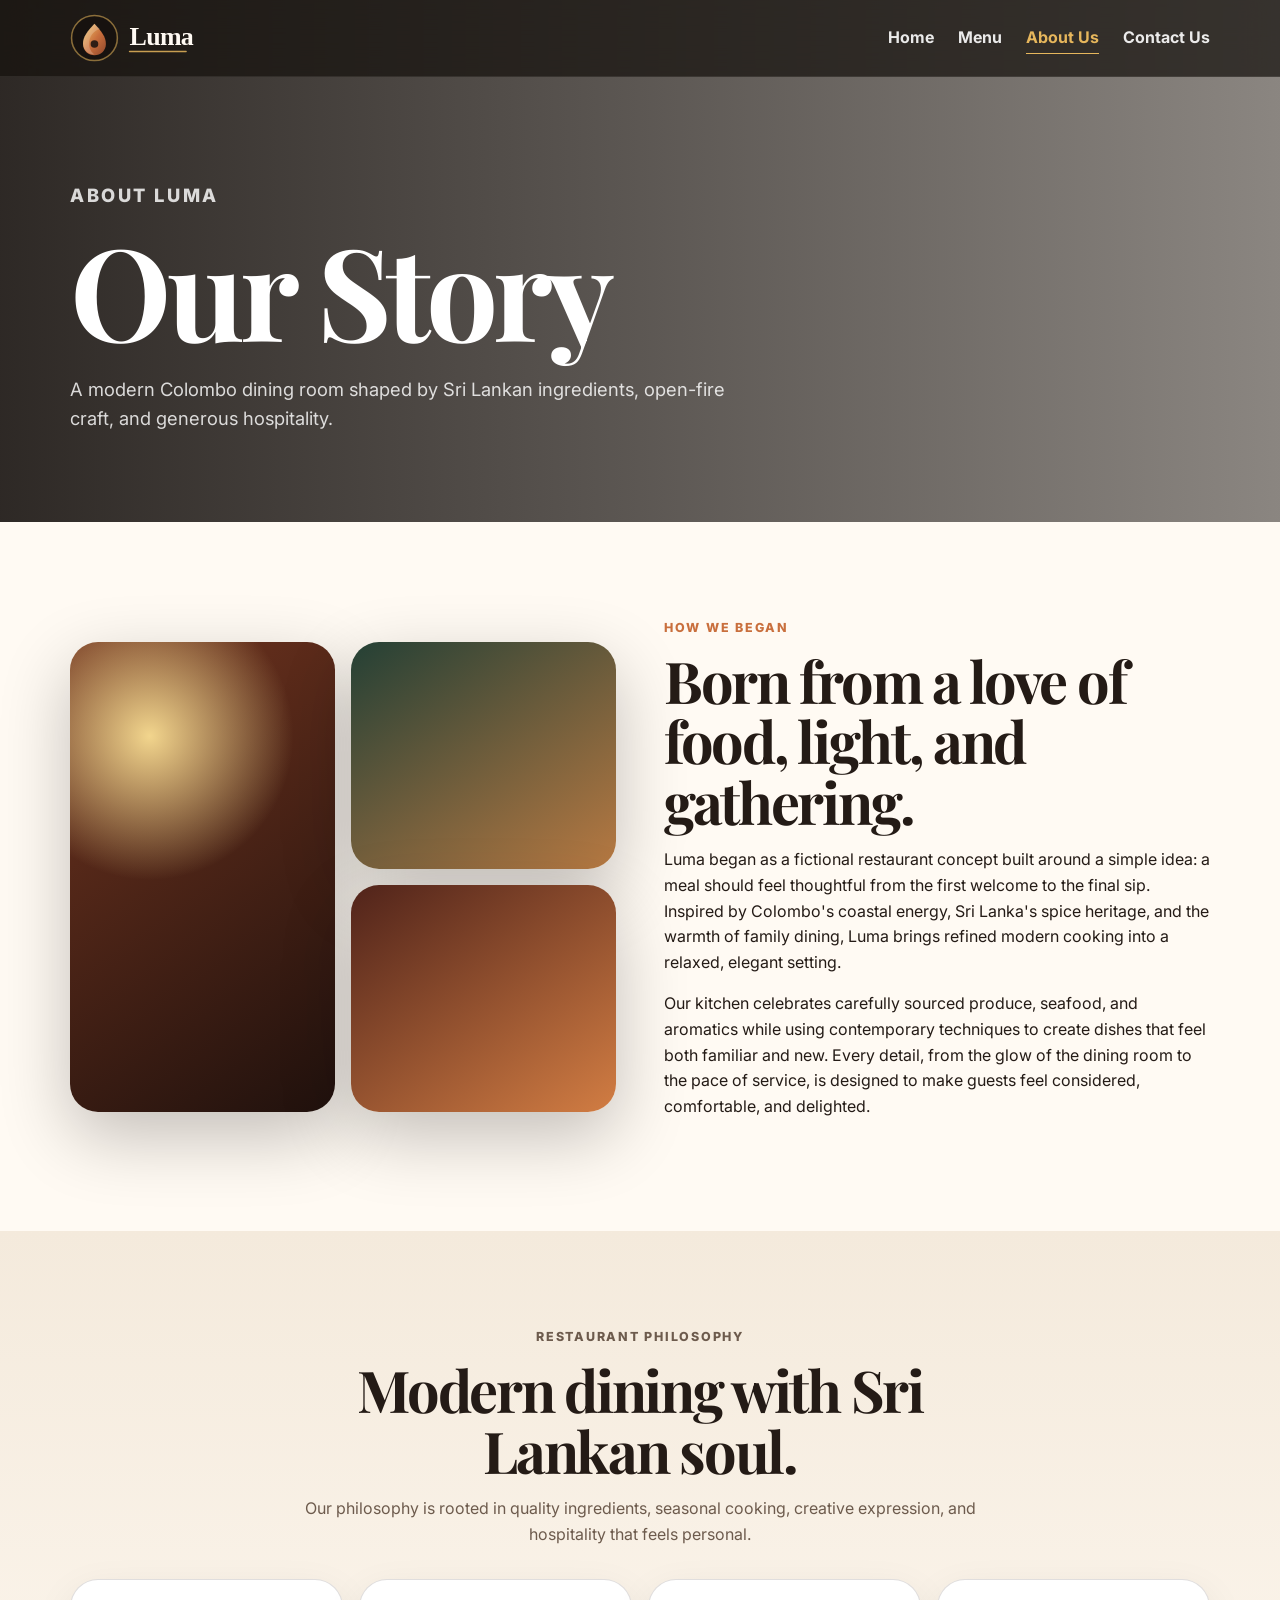
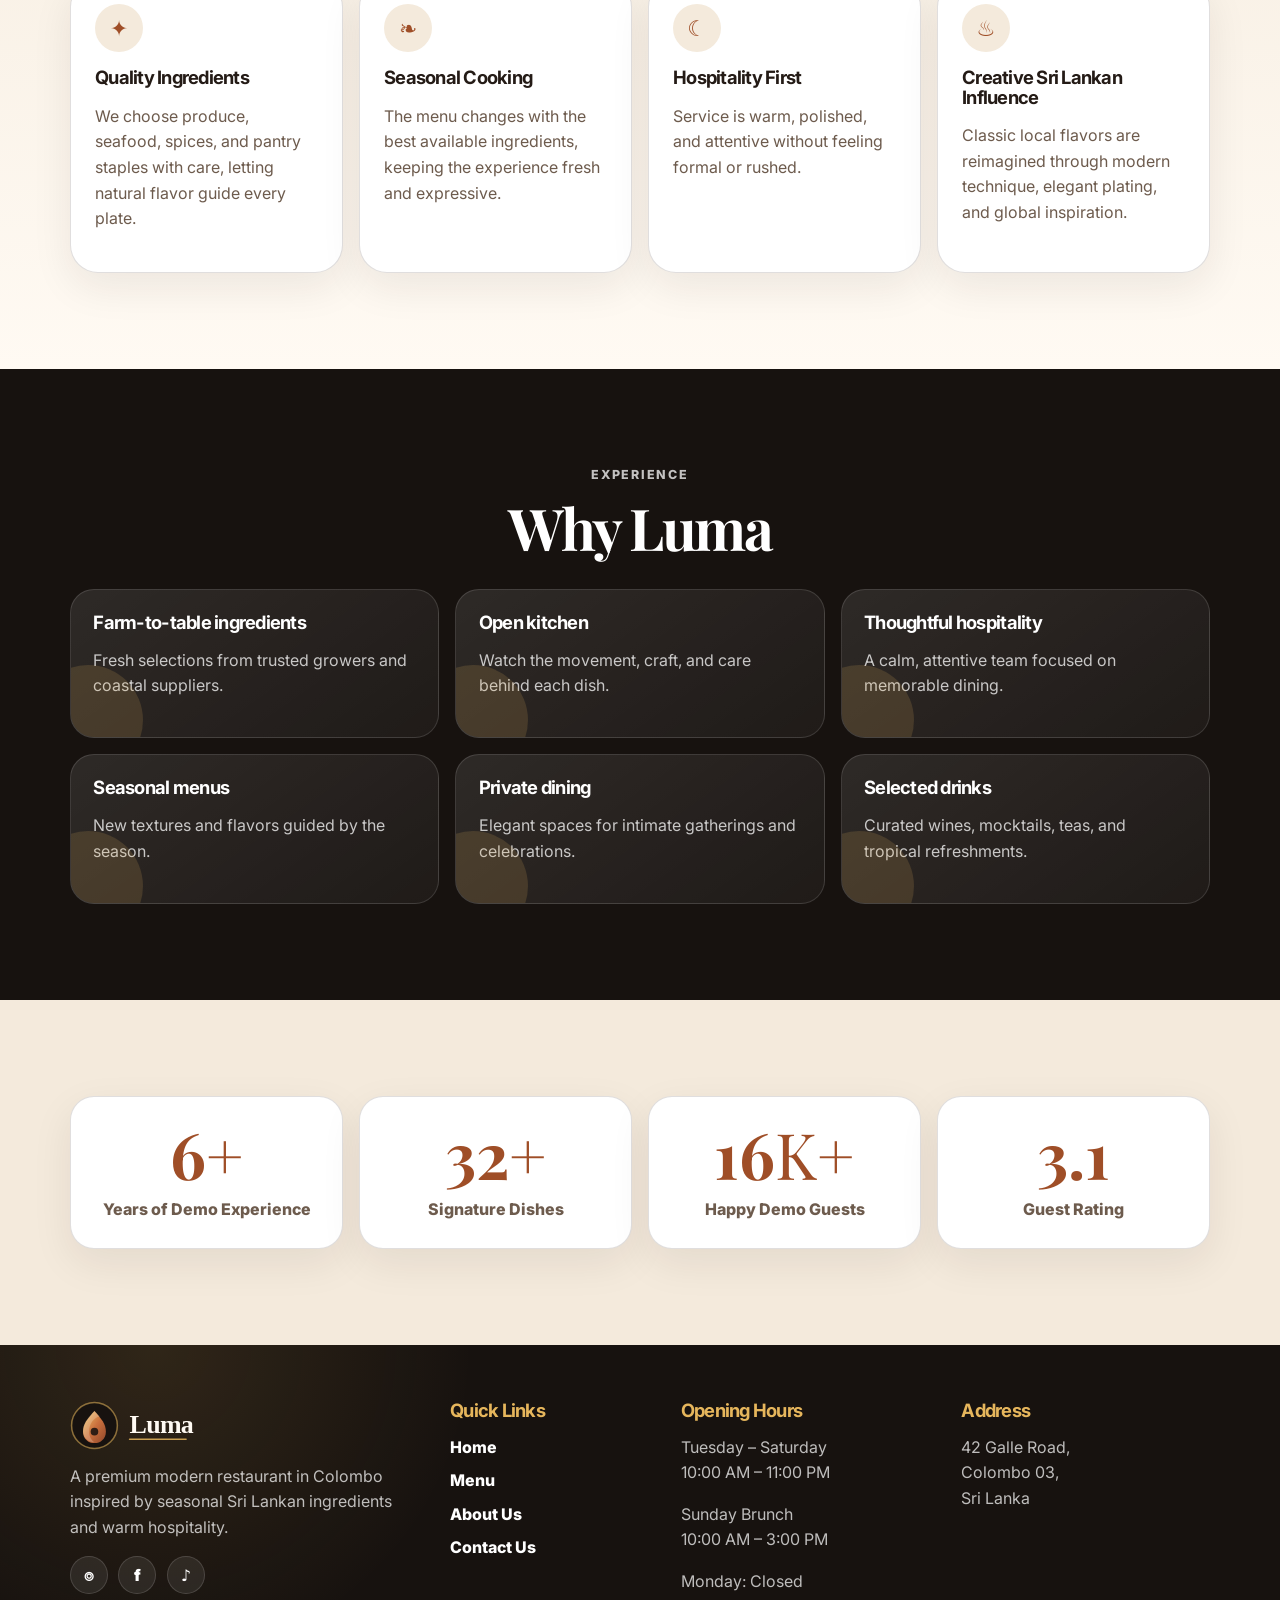
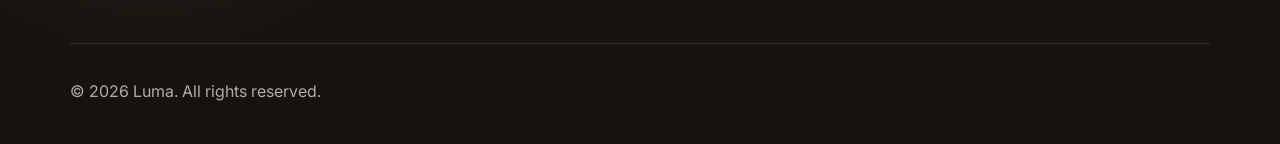
<file: about/index.html>
<!DOCTYPE html>
<html lang="en">
<head>
  <meta charset="UTF-8">
  <meta name="viewport" content="width=device-width, initial-scale=1.0">
  <meta name="description" content="Learn the story, philosophy, and premium Colombo dining experience behind Luma Restaurant.">
  <meta name="author" content="Luma">
  <meta name="robots" content="index, follow">
  <meta property="og:title" content="About Luma | Our Story">
  <meta property="og:description" content="Discover the fictional story and philosophy behind Luma, a premium modern restaurant in Colombo.">
  <meta property="og:type" content="website">
  <meta property="og:url" content="https://luma-dining.vercel.app/about/">
  <meta property="og:image" content="https://luma-dining.vercel.app/og-image.png">
  <meta property="og:image:secure_url" content="https://luma-dining.vercel.app/og-image.png">
  <meta property="og:image:type" content="image/png">
  <meta property="og:image:width" content="1200">
  <meta property="og:image:height" content="630">
  <meta property="og:image:alt" content="Luma restaurant homepage hero preview">
  <meta property="og:site_name" content="Luma">
  <meta property="og:locale" content="en_US">
  <meta name="twitter:card" content="summary_large_image">
  <meta name="twitter:title" content="About Luma | Our Story">
  <meta name="twitter:description" content="Discover the fictional story and philosophy behind Luma, a premium modern restaurant in Colombo.">
  <meta name="twitter:image" content="https://luma-dining.vercel.app/og-image.png">
  <meta name="twitter:image:alt" content="Luma restaurant homepage hero preview">
  <meta name="theme-color" content="#17120f">
  <title>About Luma | Our Story</title>
  <link rel="canonical" href="https://luma-dining.vercel.app/about/">
  <link rel="preconnect" href="https://fonts.googleapis.com">
  <link rel="preconnect" href="https://fonts.gstatic.com" crossorigin>
  <link href="https://fonts.googleapis.com/css2?family=Inter:wght@400;500;600;700;800&family=Playfair+Display:wght@600;700&display=swap" rel="stylesheet">
  <link rel="stylesheet" href="../styles.css">
  <link rel="icon" href="../favicon.svg" type="image/svg+xml">
</head>
<body>
  <a class="skip-link" href="#main">Skip to main content</a>
  <header class="site-header" data-header>
    <nav class="nav container" aria-label="Main navigation">
      <a class="logo" href="../" aria-label="Luma home"><img class="site-logo" src="../logo.svg" alt="" width="220" height="64"><span class="logo-text">Luma</span></a>
      <button class="nav-toggle" type="button" aria-label="Open menu" aria-expanded="false" aria-controls="primary-menu" data-nav-toggle><span></span><span></span><span></span></button>
      <ul class="nav-menu" id="primary-menu" data-nav-menu><li><a href="../">Home</a></li><li><a href="../menu/">Menu</a></li><li><a class="active" href="../about/">About Us</a></li><li><a href="../contact/">Contact Us</a></li></ul>
    </nav>
  </header>

  <main id="main">
    <section class="page-hero about-hero"><div class="container reveal"><p class="eyebrow">About Luma</p><h1>Our Story</h1><p>A modern Colombo dining room shaped by Sri Lankan ingredients, open-fire craft, and generous hospitality.</p></div></section>

    <section class="section about-story-section"><div class="container story-grid"><div class="image-mosaic reveal" aria-hidden="true"><div></div><div></div><div></div></div><div class="story-content reveal"><p class="eyebrow">How we began</p><h2>Born from a love of food, light, and gathering.</h2><p>Luma began as a fictional restaurant concept built around a simple idea: a meal should feel thoughtful from the first welcome to the final sip. Inspired by Colombo's coastal energy, Sri Lanka's spice heritage, and the warmth of family dining, Luma brings refined modern cooking into a relaxed, elegant setting.</p><p>Our kitchen celebrates carefully sourced produce, seafood, and aromatics while using contemporary techniques to create dishes that feel both familiar and new. Every detail, from the glow of the dining room to the pace of service, is designed to make guests feel considered, comfortable, and delighted.</p></div></div></section>

    <section class="section philosophy-section"><div class="container"><div class="section-heading reveal"><p class="eyebrow">Restaurant philosophy</p><h2>Modern dining with Sri Lankan soul.</h2><p>Our philosophy is rooted in quality ingredients, seasonal cooking, creative expression, and hospitality that feels personal.</p></div><div class="philosophy-grid"><article class="intro-card reveal"><span class="icon">✦</span><h3>Quality Ingredients</h3><p>We choose produce, seafood, spices, and pantry staples with care, letting natural flavor guide every plate.</p></article><article class="intro-card reveal"><span class="icon">❧</span><h3>Seasonal Cooking</h3><p>The menu changes with the best available ingredients, keeping the experience fresh and expressive.</p></article><article class="intro-card reveal"><span class="icon">☾</span><h3>Hospitality First</h3><p>Service is warm, polished, and attentive without feeling formal or rushed.</p></article><article class="intro-card reveal"><span class="icon">♨</span><h3>Creative Sri Lankan Influence</h3><p>Classic local flavors are reimagined through modern technique, elegant plating, and global inspiration.</p></article></div></div></section>

    <section class="section experience-section"><div class="container"><div class="section-heading reveal"><p class="eyebrow">Experience</p><h2>Why Luma</h2></div><div class="experience-grid"><article class="experience-card reveal"><h3>Farm-to-table ingredients</h3><p>Fresh selections from trusted growers and coastal suppliers.</p></article><article class="experience-card reveal"><h3>Open kitchen</h3><p>Watch the movement, craft, and care behind each dish.</p></article><article class="experience-card reveal"><h3>Thoughtful hospitality</h3><p>A calm, attentive team focused on memorable dining.</p></article><article class="experience-card reveal"><h3>Seasonal menus</h3><p>New textures and flavors guided by the season.</p></article><article class="experience-card reveal"><h3>Private dining</h3><p>Elegant spaces for intimate gatherings and celebrations.</p></article><article class="experience-card reveal"><h3>Selected drinks</h3><p>Curated wines, mocktails, teas, and tropical refreshments.</p></article></div></div></section>

    <section class="section stats-section"><div class="container stats-grid reveal"><div><strong data-counter="10">0</strong><span>+</span><p>Years of Demo Experience</p></div><div><strong data-counter="50">0</strong><span>+</span><p>Signature Dishes</p></div><div><strong data-counter="25">0</strong><span>K+</span><p>Happy Demo Guests</p></div><div><strong data-counter="4.9">0</strong><p>Guest Rating</p></div></div></section>
  </main>

  <footer class="site-footer premium-footer"><div class="container footer-premium-grid"><div><a class="logo" href="../" aria-label="Luma home"><img class="site-logo" src="../logo.svg" alt="" width="220" height="64"><span class="logo-text">Luma</span></a><p>A premium modern restaurant in Colombo inspired by seasonal Sri Lankan ingredients and warm hospitality.</p><div class="social-links" aria-label="Social media links"><a href="#" aria-label="Instagram">⌾</a><a href="#" aria-label="Facebook">f</a><a href="#" aria-label="TikTok">♪</a></div></div><div><h3>Quick Links</h3><ul class="footer-links stacked"><li><a href="../">Home</a></li><li><a href="../menu/">Menu</a></li><li><a href="../about/">About Us</a></li><li><a href="../contact/">Contact Us</a></li></ul></div><div><h3>Opening Hours</h3><p>Tuesday – Saturday<br>10:00 AM – 11:00 PM</p><p>Sunday Brunch<br>10:00 AM – 3:00 PM</p><p>Monday: Closed</p></div><div><h3>Address</h3><p>42 Galle Road,<br>Colombo 03,<br>Sri Lanka</p></div></div><div class="container footer-bottom"><p>© <span id="year"></span> Luma. All rights reserved.</p></div></footer>
  <script src="../script.js" defer></script>
</body>
</html>
</file>
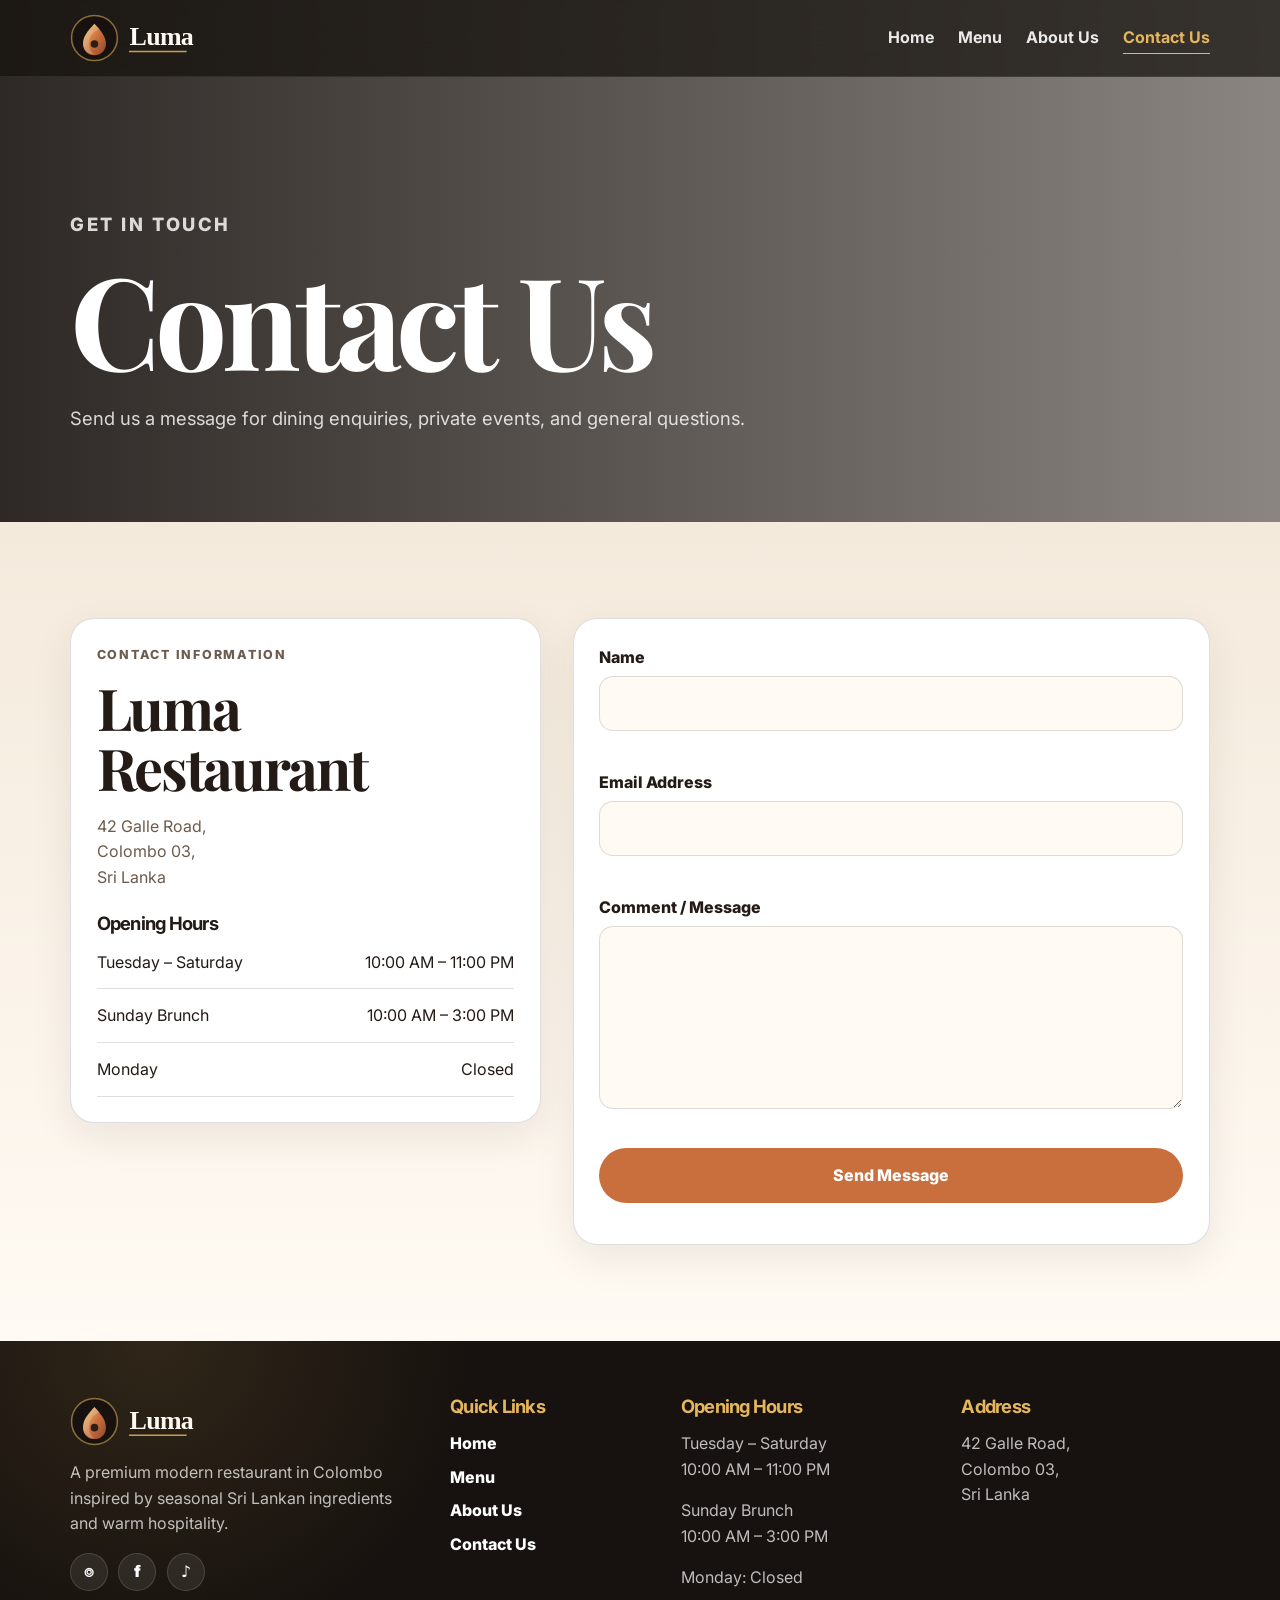
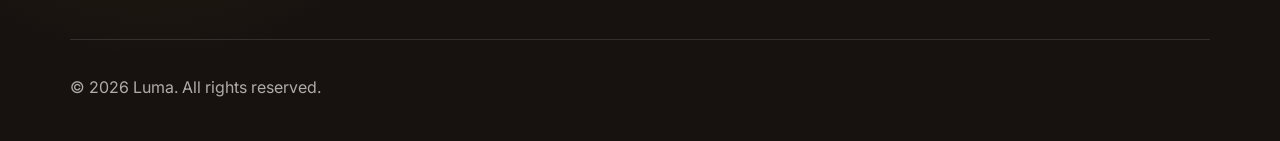
<file: contact/index.html>
<!DOCTYPE html>
<html lang="en">
<head>
  <meta charset="UTF-8">
  <meta name="viewport" content="width=device-width, initial-scale=1.0">
  <meta name="description" content="Contact Luma Restaurant at 42 Galle Road, Colombo 03, Sri Lanka.">
  <meta name="author" content="Luma">
  <meta name="robots" content="index, follow">
  <meta property="og:title" content="Contact Us | Luma Restaurant">
  <meta property="og:description" content="Contact Luma Restaurant in Colombo for dining enquiries, opening hours, and location details.">
  <meta property="og:type" content="website">
  <meta property="og:url" content="https://luma-dining.vercel.app/contact/">
  <meta property="og:image" content="https://luma-dining.vercel.app/og-image.png">
  <meta property="og:image:secure_url" content="https://luma-dining.vercel.app/og-image.png">
  <meta property="og:image:type" content="image/png">
  <meta property="og:image:width" content="1200">
  <meta property="og:image:height" content="630">
  <meta property="og:image:alt" content="Luma restaurant homepage hero preview">
  <meta property="og:site_name" content="Luma">
  <meta property="og:locale" content="en_US">
  <meta name="twitter:card" content="summary_large_image">
  <meta name="twitter:title" content="Contact Us | Luma Restaurant">
  <meta name="twitter:description" content="Contact Luma Restaurant in Colombo for dining enquiries, opening hours, and location details.">
  <meta name="twitter:image" content="https://luma-dining.vercel.app/og-image.png">
  <meta name="twitter:image:alt" content="Luma restaurant homepage hero preview">
  <meta name="theme-color" content="#17120f">
  <title>Contact Us | Luma Restaurant</title>
  <link rel="canonical" href="https://luma-dining.vercel.app/contact/">
  <link rel="preconnect" href="https://fonts.googleapis.com">
  <link rel="preconnect" href="https://fonts.gstatic.com" crossorigin>
  <link href="https://fonts.googleapis.com/css2?family=Inter:wght@400;500;600;700;800&family=Playfair+Display:wght@600;700&display=swap" rel="stylesheet">
  <link rel="stylesheet" href="../styles.css">
  <link rel="icon" href="../favicon.svg" type="image/svg+xml">
</head>
<body>
  <a class="skip-link" href="#main">Skip to main content</a>
  <header class="site-header" data-header><nav class="nav container" aria-label="Main navigation"><a class="logo" href="../" aria-label="Luma home"><img class="site-logo" src="../logo.svg" alt="" width="220" height="64"><span class="logo-text">Luma</span></a><button class="nav-toggle" type="button" aria-label="Open menu" aria-expanded="false" aria-controls="primary-menu" data-nav-toggle><span></span><span></span><span></span></button><ul class="nav-menu" id="primary-menu" data-nav-menu><li><a href="../">Home</a></li><li><a href="../menu/">Menu</a></li><li><a href="../about/">About Us</a></li><li><a class="active" href="../contact/">Contact Us</a></li></ul></nav></header>

  <main id="main">
    <section class="page-hero contact-hero"><div class="container reveal"><p class="eyebrow">Get in touch</p><h1>Contact Us</h1><p>Send us a message for dining enquiries, private events, and general questions.</p></div></section>

    <section class="section contact-section"><div class="container contact-grid"><div class="contact-info reveal"><p class="eyebrow">Contact information</p><h2>Luma Restaurant</h2><p>42 Galle Road,<br>Colombo 03,<br>Sri Lanka</p><div class="contact-hours"><h3>Opening Hours</h3><dl class="hours-list"><div><dt>Tuesday – Saturday</dt><dd>10:00 AM – 11:00 PM</dd></div><div><dt>Sunday Brunch</dt><dd>10:00 AM – 3:00 PM</dd></div><div><dt>Monday</dt><dd>Closed</dd></div></dl></div></div><form class="contact-form reveal" id="contact-form" action="../api/contact" method="post" novalidate><div class="form-row"><label for="name">Name</label><input id="name" name="name" type="text" autocomplete="name" required><span class="error" id="name-error"></span></div><div class="form-row"><label for="email">Email Address</label><input id="email" name="email" type="email" autocomplete="email" required><span class="error" id="email-error"></span></div><div class="form-row"><label for="message">Comment / Message</label><textarea id="message" name="message" rows="6" required></textarea><span class="error" id="message-error"></span></div><button class="btn btn-primary" type="submit" data-default-text="Send Message">Send Message</button><p class="form-message" id="form-message" role="status" aria-live="polite"></p></form></div></section>
  </main>

  <footer class="site-footer premium-footer"><div class="container footer-premium-grid"><div><a class="logo" href="../" aria-label="Luma home"><img class="site-logo" src="../logo.svg" alt="" width="220" height="64"><span class="logo-text">Luma</span></a><p>A premium modern restaurant in Colombo inspired by seasonal Sri Lankan ingredients and warm hospitality.</p><div class="social-links" aria-label="Social media links"><a href="#" aria-label="Instagram">⌾</a><a href="#" aria-label="Facebook">f</a><a href="#" aria-label="TikTok">♪</a></div></div><div><h3>Quick Links</h3><ul class="footer-links stacked"><li><a href="../">Home</a></li><li><a href="../menu/">Menu</a></li><li><a href="../about/">About Us</a></li><li><a href="../contact/">Contact Us</a></li></ul></div><div><h3>Opening Hours</h3><p>Tuesday – Saturday<br>10:00 AM – 11:00 PM</p><p>Sunday Brunch<br>10:00 AM – 3:00 PM</p><p>Monday: Closed</p></div><div><h3>Address</h3><p>42 Galle Road,<br>Colombo 03,<br>Sri Lanka</p></div></div><div class="container footer-bottom"><p>© <span id="year"></span> Luma. All rights reserved.</p></div></footer>
  <script src="../script.js" defer></script>
</body>
</html>
</file>
<file: styles.css>
:root{--bg:#17120f;--bg-soft:#241b16;--surface:#fffaf3;--surface-muted:#f4eadc;--text:#241b16;--text-soft:#6d5b4d;--white:#fff;--accent:#c96f3d;--accent-dark:#9f4e27;--gold:#e6b65c;--border:rgba(36,27,22,.14);--shadow:0 24px 70px rgba(28,16,10,.18);--radius:24px;--container:1140px}*{box-sizing:border-box}html{scroll-behavior:smooth}body{margin:0;font-family:Inter,system-ui,-apple-system,BlinkMacSystemFont,"Segoe UI",sans-serif;color:var(--text);background:var(--surface);line-height:1.6}body.menu-open{overflow:hidden}img,svg{max-width:100%;display:block}a{color:inherit;text-decoration:none}a:hover{color:var(--accent-dark)}button,input,select,textarea{font:inherit}:focus-visible{outline:3px solid var(--gold);outline-offset:3px}.container{width:min(100% - 32px,var(--container));margin-inline:auto}.container.narrow{width:min(100% - 32px,840px)}.skip-link{position:absolute;left:1rem;top:-100px;z-index:1000;background:var(--gold);color:var(--bg);padding:.75rem 1rem;border-radius:999px}.skip-link:focus{top:1rem}.site-header{position:fixed;inset:0 0 auto;z-index:100;background:rgba(23,18,15,.72);backdrop-filter:blur(16px);border-bottom:1px solid rgba(255,255,255,.08);transition:background .25s ease,box-shadow .25s ease}.site-header.scrolled{background:rgba(23,18,15,.94);box-shadow:0 10px 30px rgba(0,0,0,.18)}.nav{min-height:76px;display:flex;align-items:center;justify-content:space-between;gap:1rem;color:var(--white)}.logo{display:inline-flex;align-items:center;gap:.7rem;font-weight:800;letter-spacing:-.02em}.site-logo{width:168px;height:auto}.logo-text{position:absolute;width:1px;height:1px;padding:0;margin:-1px;overflow:hidden;clip:rect(0,0,0,0);white-space:nowrap;border:0}.nav-menu{display:flex;align-items:center;gap:1.5rem;list-style:none;margin:0;padding:0;font-weight:700}.nav-menu a{opacity:.9}.nav-menu a:hover,.nav-menu a.active{color:var(--gold);opacity:1}.nav-toggle{display:none;border:0;background:transparent;width:44px;height:44px;padding:10px;cursor:pointer}.nav-toggle span{display:block;height:2px;margin:6px 0;background:var(--white);transition:transform .2s ease,opacity .2s ease}.nav-toggle[aria-expanded=true] span:nth-child(1){transform:translateY(8px) rotate(45deg)}.nav-toggle[aria-expanded=true] span:nth-child(2){opacity:0}.nav-toggle[aria-expanded=true] span:nth-child(3){transform:translateY(-8px) rotate(-45deg)}.hero{position:relative;min-height:100svh;display:grid;align-items:center;padding:132px 0 72px;color:var(--white);overflow:hidden;background:var(--bg)}.hero-image{position:absolute;inset:0;background:linear-gradient(90deg,rgba(23,18,15,.92),rgba(23,18,15,.52),rgba(23,18,15,.84)),url('https://images.unsplash.com/photo-1414235077428-338989a2e8c0?auto=format&fit=crop&w=1900&q=80') center/cover}.hero-grid{position:relative;display:grid;grid-template-columns:minmax(0,1fr) 360px;gap:2rem;align-items:end}.hero-grid.single{grid-template-columns:1fr}.hero-content{max-width:760px}.eyebrow{margin:0 0 .75rem;color:var(--accent);font-weight:800;letter-spacing:.14em;text-transform:uppercase;font-size:.78rem}.hero .eyebrow,.story:not(.light) .eyebrow{color:var(--gold)}h1,h2,h3{margin:0;line-height:1.05;letter-spacing:-.04em}h1,h2{font-family:"Playfair Display",Georgia,serif}h1{font-size:clamp(3.4rem,10vw,8rem);max-width:850px}h2{font-size:clamp(2rem,4.5vw,4rem)}h3{font-size:1.15rem}.hero-copy{max-width:650px;font-size:clamp(1.05rem,2vw,1.25rem);color:rgba(255,255,255,.84);margin:1.4rem 0 2rem}.tagline{font-size:clamp(1.3rem,3vw,2rem)}.hero-actions{display:flex;gap:1rem;flex-wrap:wrap}.hero-actions.center{justify-content:center}.btn{display:inline-flex;justify-content:center;align-items:center;min-height:50px;padding:.85rem 1.25rem;border-radius:999px;border:1px solid transparent;font-weight:800;cursor:pointer;transition:transform .2s ease,background .2s ease,color .2s ease}.btn:hover{transform:translateY(-2px)}.btn-primary{background:var(--accent);color:var(--white)}.btn-primary:hover{background:var(--accent-dark);color:var(--white)}.btn-secondary{background:rgba(255,255,255,.1);color:var(--white);border-color:rgba(255,255,255,.28)}.btn-secondary:hover{background:var(--white);color:var(--bg)}.btn-secondary.dark{background:var(--bg);color:var(--white)}.section{padding:96px 0}.section-heading{max-width:720px;text-align:center;margin:0 auto 2rem}.section-heading p,.intro-card p,.legacy-form-copy p,.visit-card p{color:var(--text-soft)}.gallery-section{background:linear-gradient(180deg,var(--surface-muted),var(--surface))}.gallery-grid{display:grid;grid-template-columns:1.1fr 1fr 1fr;grid-auto-rows:230px;gap:1rem}.gallery-item{position:relative;overflow:hidden;border:0;border-radius:var(--radius);padding:0;background:var(--bg);cursor:default;box-shadow:0 16px 44px rgba(36,27,22,.12)}.gallery-item.tall{grid-row:span 2}.gallery-item.wide{grid-column:span 2}.gallery-item img{width:100%;height:100%;object-fit:cover;transition:transform .5s ease,opacity .3s ease}.gallery-item:hover img{transform:scale(1.08);opacity:.78}.gallery-item span{position:absolute;left:1rem;bottom:1rem;background:rgba(23,18,15,.72);color:var(--white);border:1px solid rgba(255,255,255,.2);border-radius:999px;padding:.45rem .8rem;font-weight:800}.feature-grid{display:grid;grid-template-columns:repeat(4,1fr);gap:1rem}.intro-card,.hours-card,.visit-card,.legacy-form-form,.cta-card{background:var(--white);border:1px solid var(--border);border-radius:var(--radius);box-shadow:0 14px 40px rgba(36,27,22,.08)}.intro-card{padding:1.5rem;transition:transform .2s ease,box-shadow .2s ease}.intro-card:hover{transform:translateY(-6px);box-shadow:var(--shadow)}.icon{display:grid;place-items:center;width:48px;height:48px;border-radius:50%;margin-bottom:1rem;background:var(--surface-muted);color:var(--accent-dark);font-size:1.35rem}.hours-section{background:var(--bg);color:var(--white)}.hours-card{padding:2rem;color:var(--text)}.hours-list{display:grid;gap:.9rem;margin:1rem 0 0}.hours-list div{display:flex;justify-content:space-between;gap:1rem;border-bottom:1px solid var(--border);padding-bottom:.8rem}.hours-list.large{font-size:1.1rem}.cta-section{background:var(--surface-muted)}.cta-card{text-align:center;padding:3rem}.cta-card p{color:var(--text-soft)}.page-hero{min-height:58svh;display:grid;align-items:end;padding:132px 0 70px;color:var(--white);background:linear-gradient(90deg,rgba(23,18,15,.88),rgba(23,18,15,.55)),url('https://images.unsplash.com/photo-1559339352-11d035aa65de?auto=format&fit=crop&w=1800&q=80') center/cover}.page-hero p{max-width:680px;color:rgba(255,255,255,.82);font-size:1.15rem}.menu-hero{background-image:linear-gradient(90deg,rgba(23,18,15,.9),rgba(23,18,15,.5)),url('https://images.unsplash.com/photo-1551218808-94e220e084d2?auto=format&fit=crop&w=1800&q=80')}.about-hero{background-image:linear-gradient(90deg,rgba(23,18,15,.9),rgba(23,18,15,.5)),url('https://images.unsplash.com/photo-1514933651103-005eec06c04b?auto=format&fit=crop&w=1800&q=80')}.contact-hero{background-image:linear-gradient(90deg,rgba(23,18,15,.9),rgba(23,18,15,.5)),url('https://images.unsplash.com/photo-1517248135467-4c7edcad34c4?auto=format&fit=crop&w=1800&q=80')}.menu-page-section{background:linear-gradient(180deg,var(--surface-muted),var(--surface))}.menu-tabs{display:flex;justify-content:center;gap:.6rem;margin-bottom:1.5rem;flex-wrap:wrap}.tab-button{border:1px solid var(--border);background:var(--white);color:var(--text);border-radius:999px;padding:.75rem 1.1rem;font-weight:800;cursor:pointer}.tab-button.active{background:var(--bg);color:var(--white);border-color:var(--bg)}.menu-card-grid{display:grid;grid-template-columns:repeat(3,1fr);gap:1.2rem;opacity:0;transform:translateY(10px);transition:opacity .3s ease,transform .3s ease}.menu-card-grid.visible{opacity:1;transform:none}.dish-card{overflow:hidden;background:var(--white);border:1px solid var(--border);border-radius:var(--radius);box-shadow:0 14px 40px rgba(36,27,22,.08)}.dish-image{height:220px;position:relative;overflow:hidden}.dish-image img{width:100%;height:100%;object-fit:cover;transition:transform .4s ease}.dish-card:hover .dish-image img{transform:scale(1.06)}.popular-badge{position:absolute;left:1rem;top:1rem;background:var(--gold);color:var(--bg);border-radius:999px;padding:.35rem .65rem;font-size:.78rem;font-weight:900}.dish-body{padding:1rem}.dish-title{display:flex;justify-content:space-between;gap:1rem;align-items:start}.dish-title strong{color:var(--accent-dark);white-space:nowrap}.dish-body p{color:var(--text-soft);margin:.55rem 0}.diet-label{display:inline-block;border:1px solid var(--border);border-radius:999px;padding:.3rem .55rem;color:var(--text-soft);font-weight:800;font-size:.82rem}.chef-section{background:var(--bg);color:var(--white)}.chef-grid{display:grid;grid-template-columns:.9fr 1.1fr;gap:2rem;align-items:start}.chef-profile,.signature-list{background:rgba(255,255,255,.06);border:1px solid rgba(255,255,255,.12);border-radius:var(--radius);padding:1.3rem}.chef-profile img{border-radius:20px;aspect-ratio:4/3;object-fit:cover;margin-bottom:1rem}.chef-profile p,.signature-list p{color:rgba(255,255,255,.76)}.signature-grid{display:grid;grid-template-columns:1fr 1fr;gap:1rem;margin-top:1rem}.signature-grid article{background:rgba(255,255,255,.06);border-radius:18px;overflow:hidden}.signature-grid img{height:150px;width:100%;object-fit:cover}.signature-grid h3,.signature-grid p{padding:0 1rem}.signature-grid h3{padding-top:1rem}.signature-grid p{padding-bottom:1rem}.story{background:var(--bg);color:var(--white)}.story.light{background:var(--surface);color:var(--text)}.story-grid{display:grid;grid-template-columns:1fr 1fr;gap:3rem;align-items:center}.image-mosaic{min-height:470px;display:grid;grid-template-columns:1fr 1fr;grid-template-rows:1fr 1fr;gap:1rem}.image-mosaic div{border-radius:28px;background:linear-gradient(135deg,#8f472b,#e0a450);box-shadow:0 24px 70px rgba(0,0,0,.24)}.image-mosaic div:nth-child(1){grid-row:span 2;background:radial-gradient(circle at 30% 20%,#f2d58d,transparent 9rem),linear-gradient(145deg,#71341f,#20110d)}.image-mosaic div:nth-child(2){background:linear-gradient(145deg,#244035,#b77942)}.image-mosaic div:nth-child(3){background:linear-gradient(145deg,#50231a,#d27d43)}.story:not(.light) .story-content p{color:rgba(255,255,255,.76)}.story.light .story-content p{color:var(--text-soft)}.text-link{color:var(--accent-dark);font-weight:900;border-bottom:2px solid currentColor}.story:not(.light) .text-link{color:var(--gold)}.legacy-form-grid{display:grid;grid-template-columns:.85fr 1fr;gap:2rem;align-items:start}.legacy-form-form{padding:1.5rem;display:grid;gap:1rem}.form-grid{display:grid;grid-template-columns:1fr 1fr;gap:1rem}.form-row{display:grid;gap:.35rem}label{font-weight:800}label span{color:var(--text-soft);font-weight:500}input,select,textarea{width:100%;border:1px solid var(--border);border-radius:14px;background:var(--surface);padding:.85rem 1rem;color:var(--text)}textarea{resize:vertical}.error{min-height:1.1rem;color:#a33a24;font-size:.9rem}.form-message{margin:0;font-weight:800;color:#28613a}.site-footer{background:var(--bg);color:var(--white);padding:42px 0}.footer-grid{display:grid;grid-template-columns:1.3fr auto auto;gap:1.5rem;align-items:center}.footer-grid p{color:rgba(255,255,255,.72);margin-bottom:0}.footer-links{list-style:none;padding:0;margin:0;display:flex;gap:1rem;font-weight:800}.footer-links a:hover{color:var(--gold)}.copyright{text-align:right}.reveal{opacity:0;transform:translateY(22px);transition:opacity .6s ease,transform .6s ease}.reveal.visible{opacity:1;transform:none}@media (prefers-reduced-motion:reduce){*,*::before,*::after{scroll-behavior:auto!important;transition-duration:.01ms!important;animation-duration:.01ms!important}.reveal{opacity:1;transform:none}}@media (max-width:1000px){.feature-grid,.menu-card-grid{grid-template-columns:repeat(2,1fr)}.gallery-grid{grid-template-columns:1fr 1fr}.chef-grid{grid-template-columns:1fr}}@media (max-width:900px){.nav-toggle{display:block}.nav-menu{position:fixed;inset:76px 0 auto;display:grid;gap:0;background:rgba(23,18,15,.98);padding:1rem 1.5rem 1.5rem;transform:translateY(-130%);transition:transform .25s ease}.nav-menu.open{transform:translateY(0)}.nav-menu a{display:block;padding:.9rem 0}.hero-grid,.story-grid,.legacy-form-grid{grid-template-columns:1fr}.footer-grid{grid-template-columns:1fr;text-align:left}.copyright{text-align:left}}@media (max-width:640px){.container{width:min(100% - 24px,var(--container))}.section{padding:68px 0}.hero{padding-top:116px}.hero-actions,.btn{width:100%}.gallery-grid,.feature-grid,.menu-card-grid,.signature-grid{grid-template-columns:1fr}.gallery-item.tall,.gallery-item.wide{grid-row:auto;grid-column:auto}.form-grid{grid-template-columns:1fr}.hours-list div{display:grid}.image-mosaic{min-height:330px;gap:.7rem}.site-logo{width:144px}.dish-title{display:grid}}

/* About, Contact, Counters, Premium Footer refinements */
.about-story-section{background:var(--surface)}
.philosophy-section{background:linear-gradient(180deg,var(--surface-muted),var(--surface))}
.philosophy-grid{display:grid;grid-template-columns:repeat(4,1fr);gap:1rem}
.experience-section{background:var(--bg);color:var(--white)}
.experience-section .section-heading p{color:rgba(255,255,255,.74)}
.experience-card{position:relative;overflow:hidden;padding:1.4rem;border-radius:var(--radius);background:linear-gradient(145deg,rgba(255,255,255,.1),rgba(255,255,255,.04));border:1px solid rgba(255,255,255,.13);transition:transform .25s ease,border-color .25s ease,background .25s ease}
.experience-card::before{content:"";position:absolute;inset:auto auto -38px -38px;width:110px;height:110px;border-radius:50%;background:rgba(230,182,92,.16);transition:transform .3s ease}
.experience-card:hover{transform:translateY(-7px);border-color:rgba(230,182,92,.48);background:linear-gradient(145deg,rgba(255,255,255,.14),rgba(255,255,255,.06))}
.experience-card:hover::before{transform:scale(1.25)}
.experience-card p{color:rgba(255,255,255,.75)}
.experience-grid{display:grid;grid-template-columns:repeat(3,1fr);gap:1rem}
.stats-section{background:var(--surface-muted)}
.stats-grid{display:grid;grid-template-columns:repeat(4,1fr);gap:1rem;text-align:center}
.stats-grid div{padding:1.6rem;border-radius:var(--radius);background:var(--white);border:1px solid var(--border);box-shadow:0 14px 40px rgba(36,27,22,.08)}
.stats-grid strong,.stats-grid span{font-family:"Playfair Display",Georgia,serif;font-size:clamp(2.2rem,5vw,4rem);line-height:1;color:var(--accent-dark)}
.stats-grid p{margin:.55rem 0 0;color:var(--text-soft);font-weight:800}
.contact-section{background:linear-gradient(180deg,var(--surface-muted),var(--surface))}
.contact-grid{display:grid;grid-template-columns:.85fr 1.15fr;gap:2rem;align-items:start}
.contact-info,.contact-form{background:var(--white);border:1px solid var(--border);border-radius:var(--radius);box-shadow:0 14px 40px rgba(36,27,22,.08);padding:1.6rem}
.contact-info p{color:var(--text-soft)}
.contact-hours{margin-top:1.5rem}
.contact-form{display:grid;gap:1rem}
.contact-form button:disabled{opacity:.72;cursor:not-allowed;transform:none}
.error-message{color:#a33a24!important}
.premium-footer{padding:56px 0 24px;background:radial-gradient(circle at 12% 0,rgba(230,182,92,.12),transparent 20rem),var(--bg)}
.footer-premium-grid{display:grid;grid-template-columns:1.4fr .8fr 1fr 1fr;gap:2rem;align-items:start}
.footer-premium-grid h3{color:var(--gold);margin-bottom:.9rem}
.footer-premium-grid p{color:rgba(255,255,255,.72);margin:.4rem 0 1rem}
.footer-links.stacked{display:grid;gap:.5rem}
.social-links{display:flex;gap:.65rem;margin-top:1rem}
.social-links a{display:grid;place-items:center;width:38px;height:38px;border-radius:50%;background:rgba(255,255,255,.08);border:1px solid rgba(255,255,255,.14);color:var(--white);font-weight:900;transition:transform .2s ease,background .2s ease,color .2s ease}
.social-links a:hover{transform:translateY(-3px);background:var(--gold);color:var(--bg)}
.footer-bottom{border-top:1px solid rgba(255,255,255,.12);margin-top:2rem;padding-top:1.2rem;color:rgba(255,255,255,.65)}
@media (max-width:1000px){.philosophy-grid,.stats-grid,.footer-premium-grid{grid-template-columns:repeat(2,1fr)}.experience-grid,.contact-grid{grid-template-columns:1fr}}
@media (max-width:640px){.philosophy-grid,.experience-grid,.stats-grid,.footer-premium-grid{grid-template-columns:1fr}.premium-footer{padding-top:44px}}

/* Premium homepage refinement */
.home-hero{isolation:isolate}.home-hero::after{content:"";position:absolute;inset:0;background:radial-gradient(circle at 20% 45%,rgba(230,182,92,.18),transparent 24rem),linear-gradient(180deg,transparent 60%,rgba(23,18,15,.62));z-index:0}.hero-image{transform:scale(1.06);opacity:0;animation:heroImageIn 1.8s cubic-bezier(.2,.8,.2,1) .1s forwards;will-change:transform}.hero-load>*{opacity:0;transform:translateY(26px);animation:heroTextIn 1s cubic-bezier(.2,.8,.2,1) forwards}.hero-load .hero-kicker{animation-delay:.45s}.hero-load .hero-title{animation-delay:.65s}.hero-load .hero-tagline{animation-delay:.9s}.hero-load .hero-button-wrap{animation-delay:1.15s}.hero-title{font-size:clamp(5rem,15vw,11rem);text-shadow:0 18px 70px rgba(0,0,0,.38)}.home-hero .tagline{max-width:720px;color:rgba(255,250,243,.9);letter-spacing:-.02em}@keyframes heroImageIn{to{opacity:1;transform:scale(1.06)}}@keyframes heroTextIn{to{opacity:1;transform:translateY(0)}}.nav-menu a{position:relative;transition:color .25s ease,opacity .25s ease}.nav-menu a::after{content:"";position:absolute;left:0;right:0;bottom:-.42rem;height:1px;background:var(--gold);transform:scaleX(0);transform-origin:right;transition:transform .3s ease}.nav-menu a:hover::after,.nav-menu a.active::after{transform:scaleX(1);transform-origin:left}.intro-editorial{background:var(--surface);padding:110px 0;border-bottom:1px solid var(--border)}.intro-editorial-grid{display:grid;grid-template-columns:1.1fr .9fr;gap:clamp(2rem,6vw,5rem);align-items:center}.intro-editorial h2{font-size:clamp(2.4rem,5vw,5rem)}.intro-editorial-text{border-left:1px solid var(--border);padding-left:2rem}.intro-editorial-text p{font-size:1.08rem;color:var(--text-soft);margin-top:0}.gallery-section{padding-top:115px}.gallery-grid{grid-auto-rows:260px}.gallery-item{border:0;text-align:left;cursor:pointer}.gallery-item::after{content:"";position:absolute;inset:0;background:linear-gradient(180deg,transparent 30%,rgba(0,0,0,.62));opacity:.72;transition:opacity .35s ease,background .35s ease}.gallery-item:hover::after{opacity:1;background:linear-gradient(180deg,rgba(0,0,0,.18),rgba(0,0,0,.72))}.gallery-item span,.gallery-item em{z-index:2}.gallery-item em{position:absolute;right:1rem;top:1rem;width:42px;height:42px;border-radius:50%;display:grid;place-items:center;background:rgba(255,255,255,.12);border:1px solid rgba(255,255,255,.22);color:var(--white);font-style:normal;font-size:.72rem;font-weight:900;opacity:0;transform:translateY(-6px);transition:opacity .3s ease,transform .3s ease}.gallery-item:hover em{opacity:1;transform:none}.gallery-item:nth-child(2),.feature-grid .reveal:nth-child(2),.hours-row:nth-child(2){transition-delay:.08s}.gallery-item:nth-child(3),.feature-grid .reveal:nth-child(3),.hours-row:nth-child(3){transition-delay:.16s}.gallery-item:nth-child(4),.feature-grid .reveal:nth-child(4){transition-delay:.24s}.gallery-item:nth-child(5){transition-delay:.32s}.lightbox{position:fixed;inset:0;z-index:300;display:grid;place-items:center;background:rgba(0,0,0,.86);padding:2rem;opacity:1;transition:opacity .25s ease}.lightbox[hidden]{display:none}.lightbox img{max-width:min(1100px,92vw);max-height:84vh;border-radius:22px;box-shadow:0 30px 90px rgba(0,0,0,.5);animation:lightboxIn .35s ease both}.lightbox-close{position:absolute;right:1.5rem;top:1.5rem;width:48px;height:48px;border-radius:50%;border:1px solid rgba(255,255,255,.25);background:rgba(255,255,255,.1);color:white;font-size:2rem;cursor:pointer}@keyframes lightboxIn{from{opacity:0;transform:scale(.96)}to{opacity:1;transform:scale(1)}}.why-section{padding:110px 0;background:linear-gradient(180deg,var(--surface),var(--surface-muted))}.feature-grid{align-items:stretch}.intro-card{border-radius:28px}.hours-immersive{position:relative;overflow:hidden;min-height:760px;display:grid;align-items:center;color:var(--white);background:var(--bg);isolation:isolate}.hours-bg{position:absolute;inset:-8%;z-index:-2;background:url('https://images.unsplash.com/photo-1514933651103-005eec06c04b?auto=format&fit=crop&w=1900&q=80') center/cover;opacity:0;transform:scale(1.05);transition:opacity 1.2s ease,transform 1.6s cubic-bezier(.2,.8,.2,1);will-change:transform}.hours-immersive.visible .hours-bg{opacity:1;transform:scale(1.02)}.hours-overlay{position:absolute;inset:0;z-index:-1;background:linear-gradient(90deg,rgba(23,18,15,.92),rgba(23,18,15,.68),rgba(23,18,15,.86)),radial-gradient(circle at 74% 30%,rgba(230,182,92,.16),transparent 24rem)}.hours-editorial{display:grid;grid-template-columns:.95fr 1.05fr;gap:clamp(2rem,6vw,5rem);align-items:center}.hours-heading h2{max-width:620px;font-size:clamp(2.6rem,6vw,5.6rem)}.hours-rule{width:min(360px,70vw);height:1px;background:rgba(230,182,92,.74);margin:1.4rem 0;transform:scaleX(0);transform-origin:left;transition:transform 1s ease .25s}.hours-heading.visible .hours-rule,.hours-immersive.visible .hours-rule{transform:scaleX(1)}.live-status{display:inline-flex;align-items:center;gap:.65rem;border:1px solid rgba(255,255,255,.18);border-radius:999px;padding:.55rem .85rem;background:rgba(255,255,255,.07);letter-spacing:.12em;font-size:.76rem;font-weight:900;color:rgba(255,255,255,.82)}.live-status span{width:8px;height:8px;border-radius:50%;background:var(--gold);box-shadow:0 0 0 5px rgba(230,182,92,.12)}.live-status.is-closed span{background:#b8a99b;box-shadow:none}.hours-table{display:grid;gap:0;margin:0}.hours-row{position:relative;display:grid;grid-template-columns:1fr auto;gap:1.5rem;padding:1.45rem 0;border-bottom:1px solid rgba(255,255,255,.18);transition:transform .35s ease,border-color .35s ease}.hours-row::after{content:"";position:absolute;left:0;bottom:-1px;width:90px;height:1px;background:var(--gold);transform:scaleX(.45);transform-origin:left;transition:transform .35s ease}.hours-row:hover{transform:translateX(8px);border-color:rgba(230,182,92,.45)}.hours-row:hover::after{transform:scaleX(1.2)}.hours-row dt{font-family:"Playfair Display",Georgia,serif;font-size:clamp(1.45rem,3vw,2.25rem);line-height:1.1}.hours-row dd{font-size:1.05rem;font-weight:800;align-self:center;color:rgba(255,250,243,.86);transition:transform .35s ease,color .35s ease}.hours-row:hover dd{transform:translateX(4px);color:var(--gold)}.hours-row small{display:inline-block;margin-left:.7rem;border:1px solid rgba(230,182,92,.42);border-radius:999px;padding:.26rem .52rem;color:var(--gold);font-family:Inter,sans-serif;font-size:.62rem;letter-spacing:.12em;text-transform:uppercase;animation:brunchPulse 2.8s ease-in-out infinite}.closed-row dd{color:rgba(255,255,255,.55)}@keyframes brunchPulse{50%{background:rgba(230,182,92,.13)}}.cta-atmospheric{position:relative;isolation:isolate;overflow:hidden;min-height:540px;display:grid;place-items:center;text-align:center;color:var(--white);background:var(--bg)}.cta-bg{position:absolute;inset:-8%;z-index:-2;background:url('https://images.unsplash.com/photo-1552566626-52f8b828add9?auto=format&fit=crop&w=1800&q=80') center/cover;filter:saturate(.95);will-change:transform}.cta-atmospheric::after{content:"";position:absolute;inset:0;z-index:-1;background:linear-gradient(180deg,rgba(23,18,15,.7),rgba(23,18,15,.86)),radial-gradient(circle at 50% 30%,rgba(230,182,92,.16),transparent 24rem)}.cta-atmospheric-content h2{font-size:clamp(2.6rem,6vw,5.8rem)}.cta-atmospheric-content p{color:rgba(255,255,255,.78);font-size:1.1rem;margin-bottom:1.4rem}@media (max-width:900px){.intro-editorial-grid,.hours-editorial{grid-template-columns:1fr}.intro-editorial-text{border-left:0;border-top:1px solid var(--border);padding-left:0;padding-top:1.5rem}.hours-immersive{min-height:auto;padding:120px 0}.hours-row{grid-template-columns:1fr}.hours-row small{display:table;margin:.55rem 0 0}}@media (max-width:640px){.hero-title{font-size:clamp(4.5rem,24vw,7rem)}.gallery-grid{grid-auto-rows:240px}.hours-row:hover{transform:translateX(3px)}}@media (prefers-reduced-motion:reduce){.hero-image,.hero-load>*,.lightbox img,.hours-row small{animation:none!important}.hero-image,.hero-load>*{opacity:1;transform:none!important}.hours-bg,.cta-bg{transform:none!important;transition:none!important}.hours-rule{transform:scaleX(1)!important}.gallery-item,.feature-grid .reveal,.hours-row{transition-delay:0s!important}}
</file>
